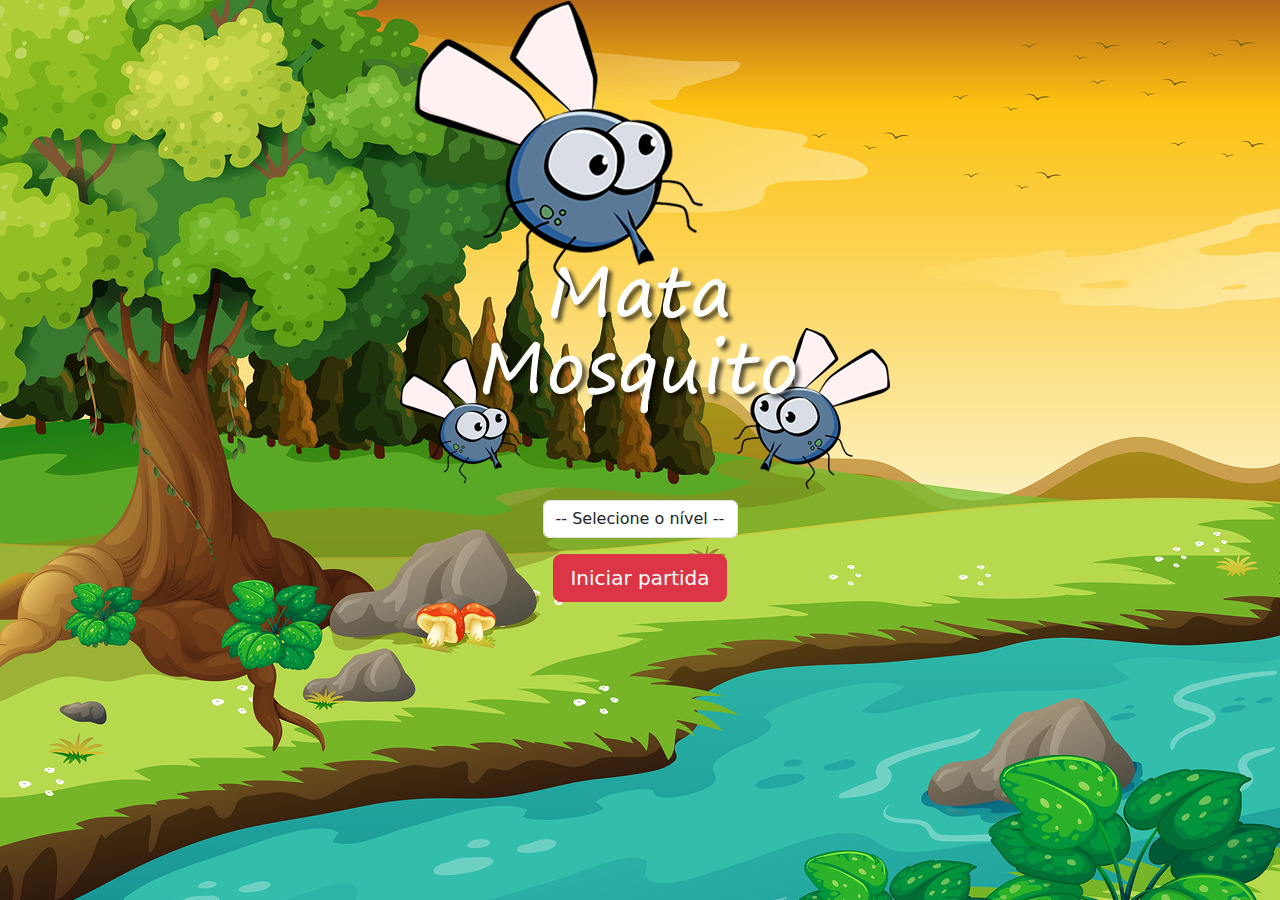
<file: index.html>
<!DOCTYPE html>
<html>
	<head>
		<meta charset="utf-8">
		<meta name="viewport" content="width=device-width, initial-scale=1">
		<title>App Mata Mosquito</title>

		<link href="https://cdn.jsdelivr.net/npm/bootstrap@5.3.3/dist/css/bootstrap.min.css" rel="stylesheet" integrity="sha384-QWTKZyjpPEjISv5WaRU9OFeRpok6YctnYmDr5pNlyT2bRjXh0JMhjY6hW+ALEwIH" crossorigin="anonymous">

		<link rel="stylesheet" type="text/css" href="estilo.css">

		<script>
			function iniciarJogo() {
			let nivel = document.getElementById("nivel").value;
				if (nivel == '') {
					alert("Selecione o nível");
					return false
				}
			window.location.href = "jogo.html?" + nivel;
			}
		</script>
	</head>
	<body>

		<div class="container">
			<div class="row">
				<div class="col">
					<div class="d-flex justify-content-center">
						<img src="imagens/game.png" />
					</div>
				</div>
			</div>
			<div class="row">
				<div class="col">
					<div class="d-flex justify-content-center">
						<div class="mb-3">
							<select class="form-control" id="nivel">
								<option value="">-- Selecione o nível --</option>
								<option value="normal">Normal</option>
								<option value="dificil">Difícil</option>
								<option value="hard">Hard</option>
							</select>
						</div>
					</div>
				</div>
			</div>
			<div class="row">
				<div class="col">
					<div class="d-flex justify-content-center">
						<button type="button" class="btn btn-danger btn-lg" onclick="iniciarJogo()">Iniciar partida</button>
					</div>
				</div>
			</div>
		</div>

	</body>
</html>
</file>
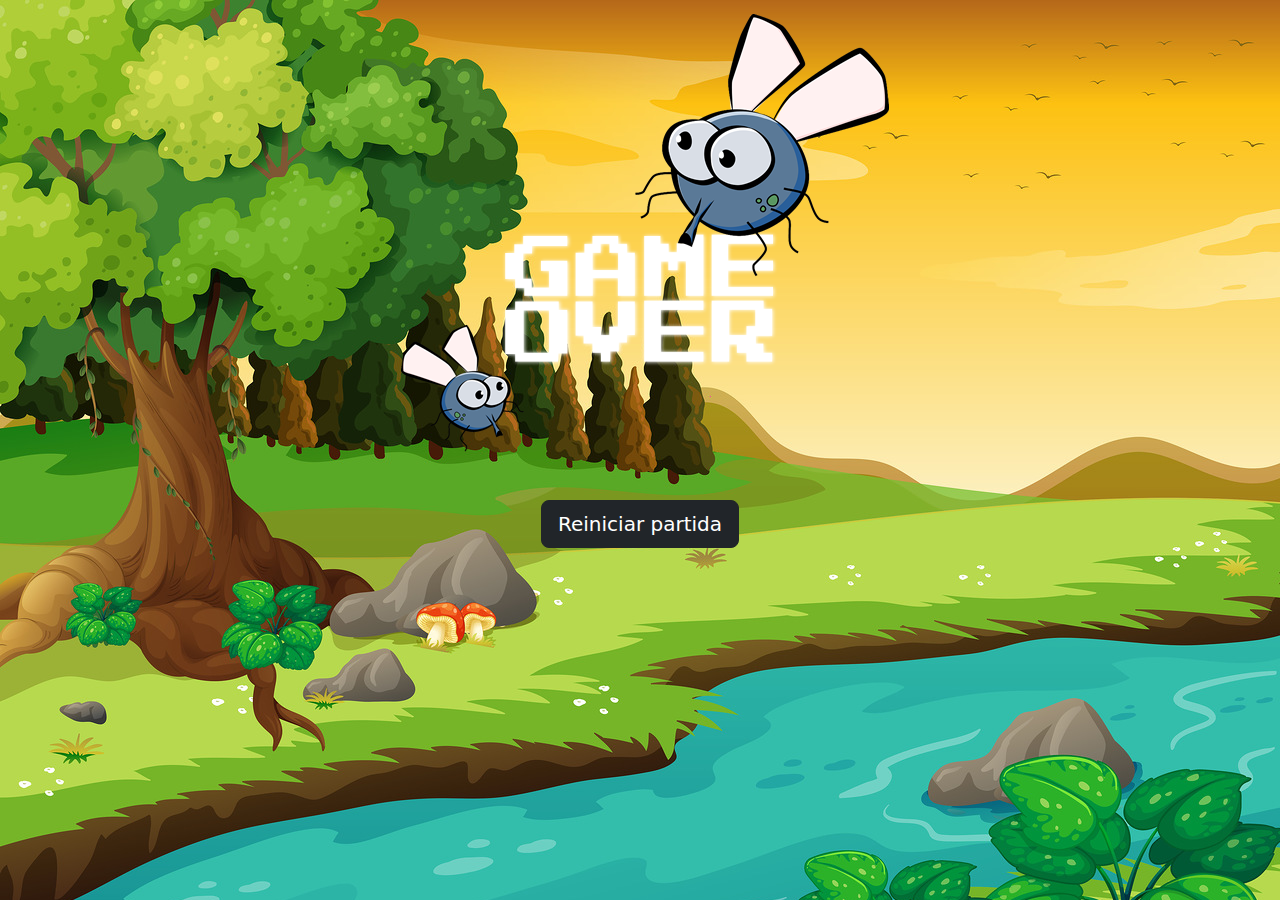
<file: fim_de_jogo.html>
<!DOCTYPE html>
<html>
	<head>
		<meta charset="utf-8">
		<meta name="viewport" content="width=device-width, initial-scale=1">
		<title>Fim de jogo</title>

		<link href="https://cdn.jsdelivr.net/npm/bootstrap@5.3.3/dist/css/bootstrap.min.css" rel="stylesheet" integrity="sha384-QWTKZyjpPEjISv5WaRU9OFeRpok6YctnYmDr5pNlyT2bRjXh0JMhjY6hW+ALEwIH" crossorigin="anonymous">

		<link rel="stylesheet" type="text/css" href="estilo.css">
	</head>
	<body>

		<div class="container">
			<div class="row">
				<div class="col">
					<div class="d-flex justify-content-center">
						<img src="imagens/game_over.png" />
					</div>
				</div>
			</div>
			<div class="row">
				<div class="col">
					<div class="d-flex justify-content-center">
						<button type="button" class="btn btn-dark btn-lg" onclick="window.location.href = 'index.html' ">Reiniciar partida</button>
					</div>
				</div>
			</div>
		</div>

	</body>
</html>
</file>
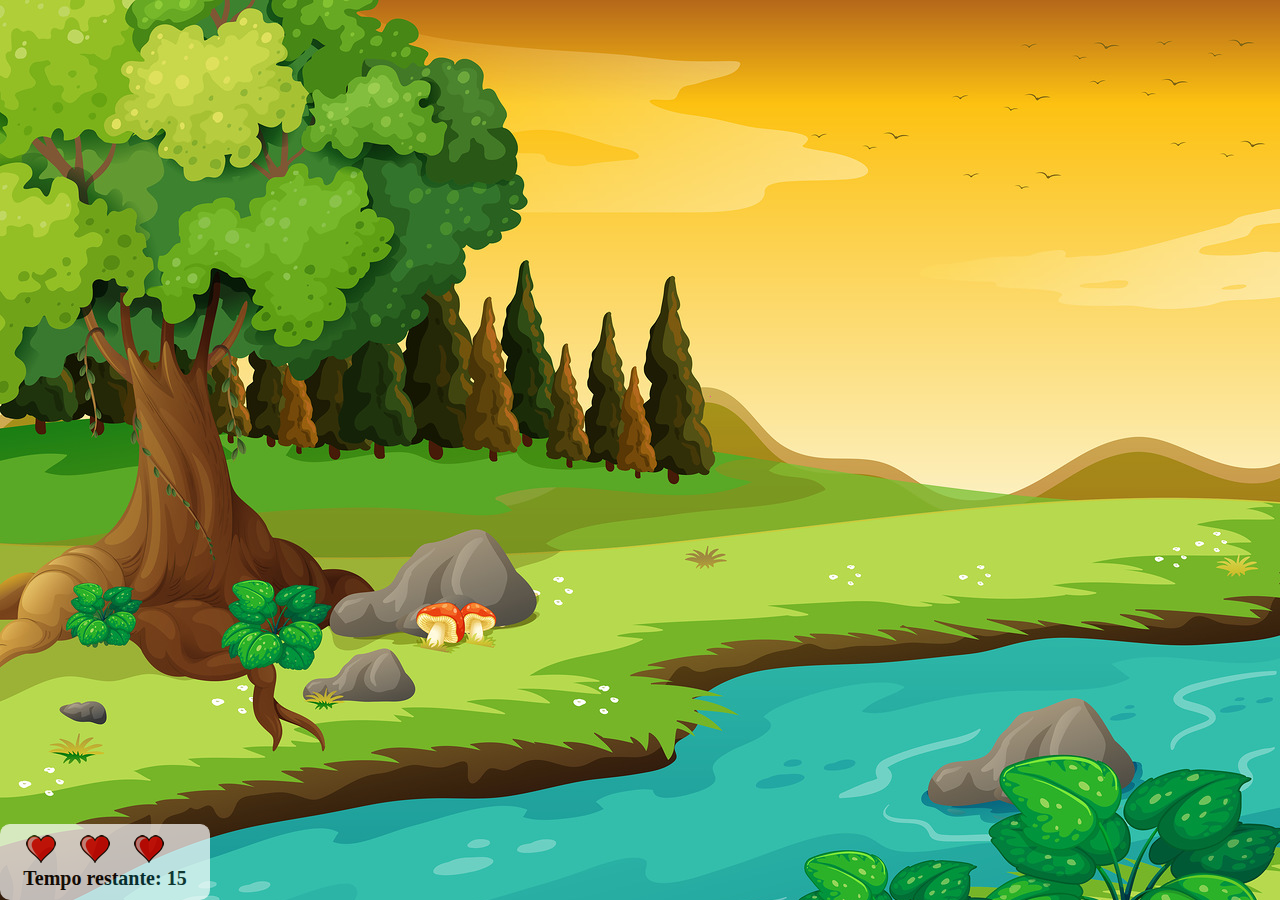
<file: jogo.html>
<!DOCTYPE html>
<html lang="pt-br">
	<head>
		<meta charset="utf-8">
		<meta name="viewport" content="width=device-width, initial-scale=1">
		<title>App Mata Mosquito</title>

		<link rel="stylesheet" type="text/css" href="estilo.css">

		<script type="text/javascript" src="script.js" defer></script>
	</head>
	<body onresize="alteraTamanhoTela ()">

		<div class="painel">
			<div class="vidas">
				<img id="v1" src="imagens/coracao_cheio.png">
				<img id="v2" src="imagens/coracao_cheio.png">
				<img id="v3" src="imagens/coracao_cheio.png">
			</div>

			<div class="cronometro"> Tempo restante: <span id="cronometro"></span></div>

		</div>


	</body>
</html>
</file>
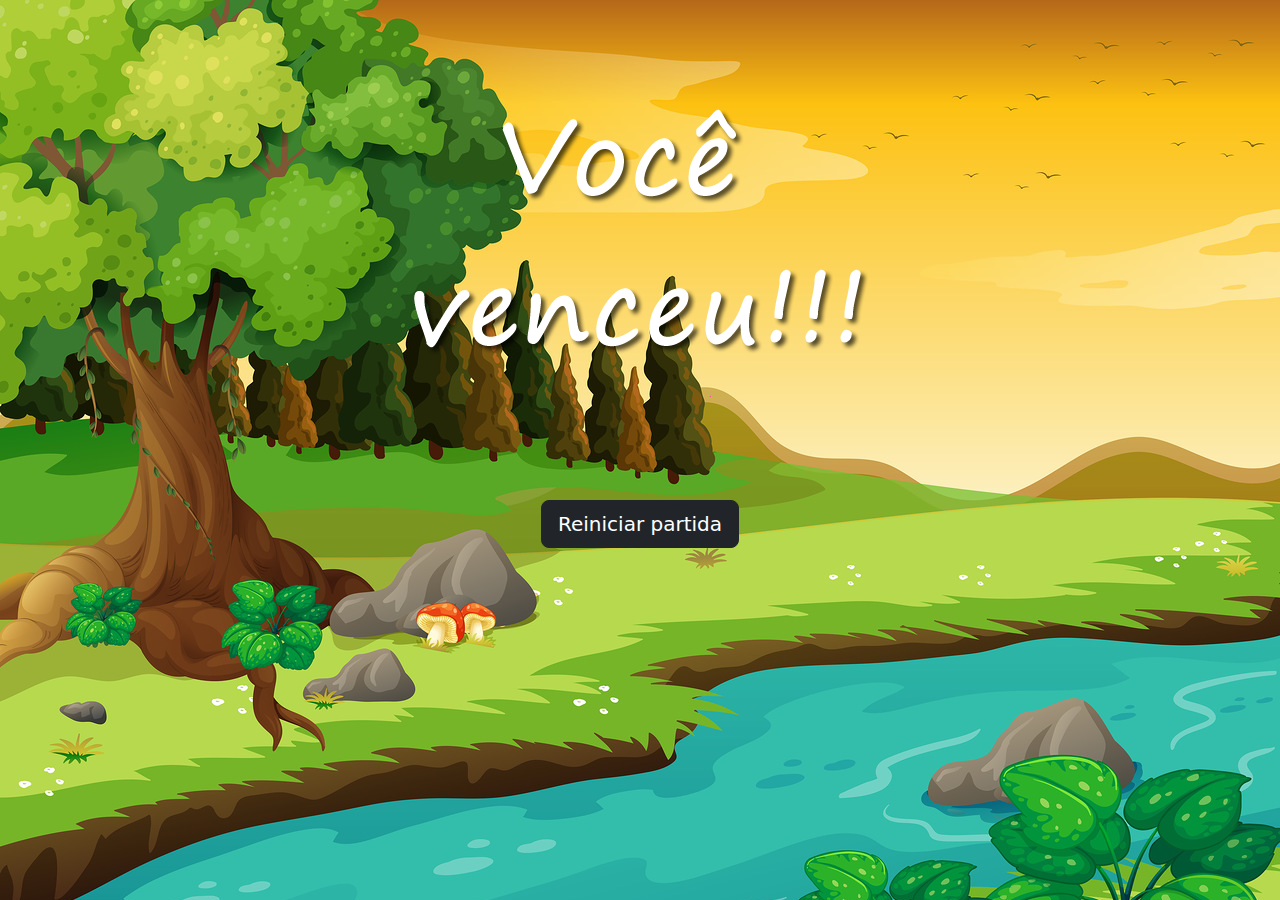
<file: vitoria.html>
<!DOCTYPE html>
<html>
	<head>
		<meta charset="utf-8">
		<meta name="viewport" content="width=device-width, initial-scale=1">
		<title>Vitória</title>

		<link href="https://cdn.jsdelivr.net/npm/bootstrap@5.3.3/dist/css/bootstrap.min.css" rel="stylesheet" integrity="sha384-QWTKZyjpPEjISv5WaRU9OFeRpok6YctnYmDr5pNlyT2bRjXh0JMhjY6hW+ALEwIH" crossorigin="anonymous">

		<link rel="stylesheet" type="text/css" href="estilo.css">
	</head>
	<body>

		<div class="container">
			<div class="row">
				<div class="col">
					<div class="d-flex justify-content-center">
						<img src="imagens/vitoria.png" />
					</div>
				</div>
			</div>
			<div class="row">
				<div class="col">
					<div class="d-flex justify-content-center">
						<button type="button" class="btn btn-dark btn-lg" onclick="window.location.href = 'index.html' ">Reiniciar partida</button>
					</div>
				</div>
			</div>
		</div>

	</body>
</html>
</file>
<file: estilo.css>
html {
	cursor: url("imagens/mata_mosca.cur"), 30, 30, auto;
}
body {
	background-image: url("imagens/bg.jpg");
	background-repeat: no-repeat;
	background-size: 100%;
}
.mosquito1 {
	width: 50px;
	height: 50px;
}
.mosquito2 {
	width: 80px;
	height: 80px;
}
.mosquito3 {
	width: 110px;
	height: 110px;
}
.ladoA {
	transform: scaleX(1.0);
}
.ladoB {
	transform: scaleX(-1.0	);
}
.painel {
	position: absolute;
	width: 190px;
	padding: 10px;
	bottom: 0px;
	left: 0px;
	border-top: solid 1px #fff;
	background-color: #fff;
	opacity: 0.7;
	display: flex;
	flex-direction: column;
	justify-content: center;
	align-items: center;
	border-radius: 10px;
}
.vidas {
	float: left;
}
.vidas img:not(last child) {
	margin-right: 20px;
}
.cronometro {
	float: left;
	font-weight: bold;
	font-size: 20px;
}
</file>
